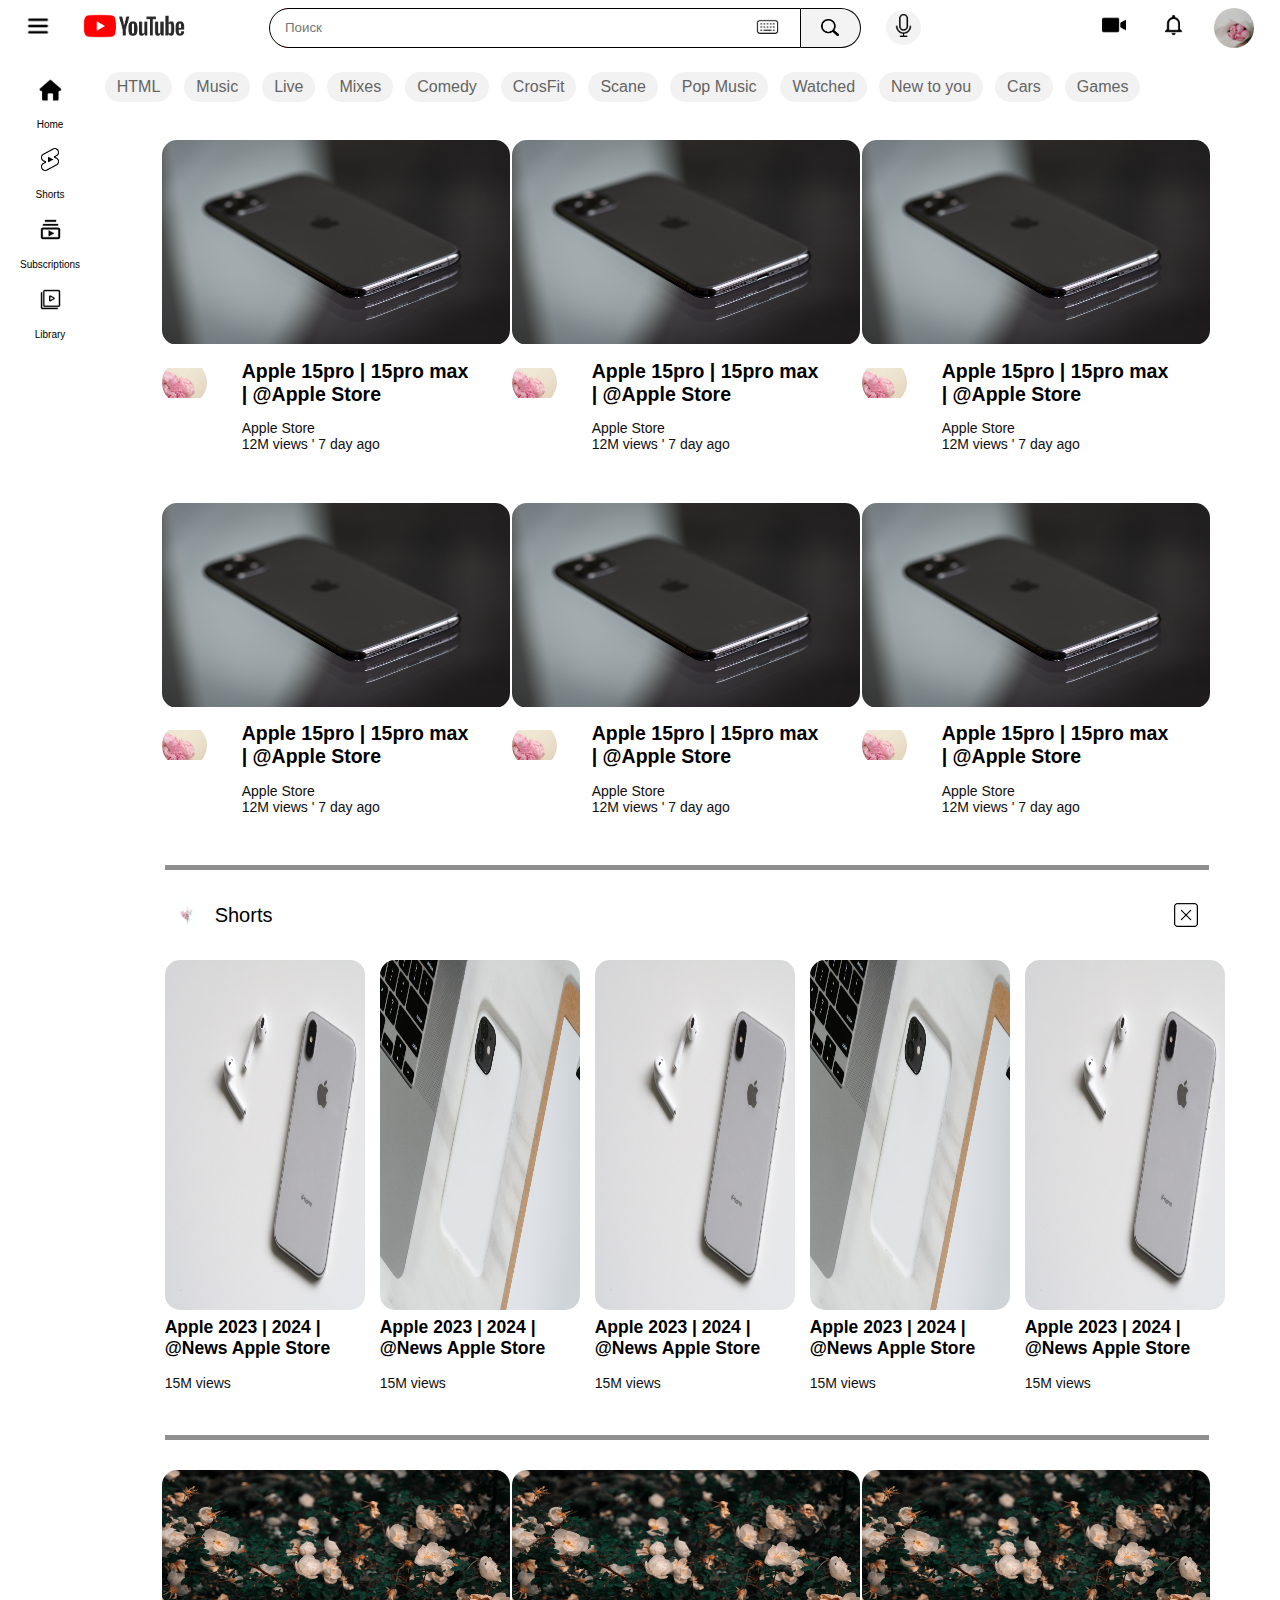
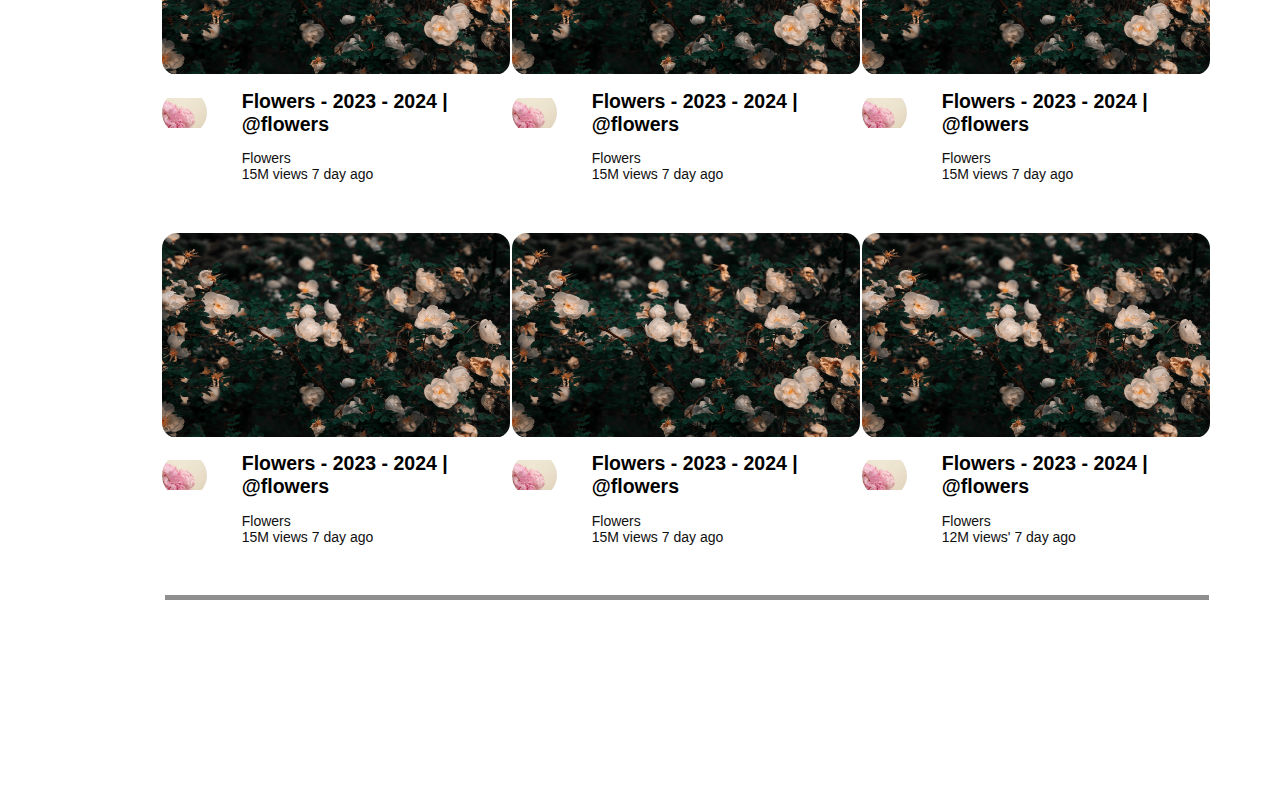
<file: indeks.html>
<!DOCTYPE html>
<html lang="en">

<head>
    <meta charset="UTF-8">
    <meta http-equiv="X-UA-Compatible" content="IE=edge">
    <meta name="viewport" content="width=device-width, initial-scale=1.0">
    <title>Document</title>
    <link rel="stylesheet" href="./styly.css">
</head>

<body>
    <div class="navbar1">
        <div class="navbar">
            <div class="menu">
                <div class="borded">
                    <img class="left" src="./photo/7216128.png" alt="" onclick="leftClose()">
                </div>
            </div>
            <div class="logo">

                <img src="./photo/YouTube-Logo.wine.png" alt="">
            </div>
            <div class="search_wrap">
                <div class="input_wrap">
                    <div class="input">
                        <div class="searchicon1">
                            <img src="./photo/search-icon.png" alt="">
                        </div>
                        <input type="text" placeholder="Поиск">
                        <div class="keybor">
                            <img src="./photo/keyboard_119981.png" alt="">
                        </div>

                    </div>

                    <div class="search">
                        <div class="bord">

                            <img src="./photo/search-icon.png" alt="">
                            <span class="tooltiptext1">Search</span>
                        </div>




                    </div>
                    <div class="mic">
                        <div class="borde">
                            <p class="icon1"><img src="./photo/1082810.png" alt=""></p>
                            <span class="tooltiptext1">Search with voice</span>
                        </div>

                    </div>
                </div>

            </div>

            <div class="akkaunt">
                <div class="div2">
                    <div class="alt">
                        <div class="border">
                            <p class="icon1"><img src="./photo/1160041.png" alt=""></p>
                            <span class="tooltiptext1">Create</span>

                        </div>
                        <div class="border">
                            <p class="icon1"><img src="./photo/bell_outline_icon_139896.png" alt=""></p>
                            <span class="tooltiptext1">Notifications</span>

                        </div>
                    </div>
                    <div class="button">
                        <img class="menu" src="./pexels-valeriia-miller-3392982 (1).jpg" alt="" onclick="openClose()">
                    </div>
                </div>
            </div>
        </div>

        <div class="js">
            <div class="box2">
                <div class="div3">
                    <div class="img">
                        <img src="./pexels-valeriia-miller-3392982 (1).jpg" alt="">
                    </div>
                </div>
                <div class="div4">
                    <h2>Nigina Muxtarjanova</h2>
                    <h3>Nigina@gmail.com</h3>
                    <p>Manage your Google Account</p>
                </div>
            </div>
            <div class="con">
                <div class="box2">
                    <div class="div5">
                        <div class="div6">
                            <img src="./photo/black-avatar-person-icons-user-profile-icon-vector.jpg" alt="">
                        </div>
                        <div class="div7">
                            <p>Your channel</p>
                        </div>
                    </div>
                    <div class="div5">
                        <div class="div6">
                            <img src="./photo/youtube-studio-7521639-7197342.png" alt="">
                        </div>
                        <div class="div7">
                            <p>Youtube Studio</p>
                        </div>
                    </div>
                    <div class="div5">
                        <div class="div6">
                            <img src="./photo/80-804723_png-file-svg-profile-picture-square-icon-transparent.png"
                                alt="">
                        </div>
                        <div class="div8">
                            <p>Switch account</p>
                        </div>
                        <div class="div9">
                            <img src="./photo/32213.png" alt="">
                        </div>
                    </div>
                    <div class="div5">
                        <div class="div6">
                            <img src="./photo/download (2).png" alt="">
                        </div>
                        <div class="div7">
                           
                            <li>
                                <a href="./sign out/index.html">Sign out</a>
                            </li>
                        </div>
                    </div>
                </div>
                <div class="box2">
                    <div class="div5">
                        <div class="div6">
                            <img src="./photo/1194711.png" alt="">
                        </div>
                        <div class="div7">
                            <p>Purcheses and memberships</p>
                        </div>
                    </div>
                    <div class="div5">
                        <div class="div6">
                            <img src="./photo/user-profile-icon_318-33925 (1).avif" alt="">
                        </div>
                        <div class="div7">
                            <p>Your data in YouTube</p>
                        </div>
                    </div>
                </div>
                <div class="box2">

                    <div class="div5">
                        <div class="div6">
                            <img src="./photo/moon-svgrepo-com.svg" alt="">
                        </div>
                        <div class="div8">
                            <p>Switch account</p>
                        </div>
                        <div class="div9">
                            <img src="./photo/32213.png" alt="">
                        </div>
                    </div>
                    <div class="div5">
                        <div class="div6">
                            <img src="./photo/download (3).png" alt="">
                        </div>
                        <div class="div8">
                            <p>Language: English</p>
                        </div>
                        <div class="div9">
                            <img src="./photo/32213.png" alt="">
                        </div>
                    </div>
                    <div class="div5">
                        <div class="div6">
                            <img src="./photo/download (5).png" alt="">
                        </div>
                        <div class="div8">
                            <p>Restricted Mode: Off</p>
                        </div>
                        <div class="div9">
                            <img src="./photo/32213.png" alt="">
                        </div>
                    </div>
                    <div class="div5">
                        <div class="div6">
                            <img src="./photo/keyboard_119981.png" alt="">
                        </div>
                        <div class="div8">
                            <p>Keyboard shortcuts</p>
                        </div>
                        <div class="div9">
                            <img src="./photo/32213.png" alt="">
                        </div>
                    </div>








                </div>
                <div class="box2">
                    <div class="div5">
                        <div class="div6">
                            <img src="./photo/126472.png" alt="">
                        </div>
                        <div class="div7">
                            <p>Settings</p>
                        </div>
                    </div>
                </div>
                <div class="box2">
                    <div class="div5">
                        <div class="div6">
                            <img src="./photo/Help_icon-icons.com_55891.png" alt="">
                        </div>
                        <div class="div7">
                            <p>Help</p>
                        </div>
                    </div>
                    <div class="div5">
                        <div class="div6">
                            <img src="./photo/4808951-200.png" alt="">
                        </div>
                        <div class="div7">
                            <p>Send feedback</p>
                        </div>
                    </div>
                </div>
            </div>
        </div>
        <div class="navbar2">
            <div class="content">
                <div class="chips_wrapper">
                    <div class="chip">
                        <p>All</p>
                    </div>
                    <div class="chip">
                        <p>HTML</p>
                    </div>
                    <!-- <div class="chip">
                        <p>CSS</p>
                    </div> -->
                    <!-- <div class="chip">
                        <p>Javascript</p>
                    </div> -->
                    <div class="chip">
                        <p>Music</p>
                    </div>
                    <div class="chip">
                        <p>Live</p>
                    </div>
                    <div class="chip">
                        <p>Mixes</p>
                    </div>
                    <div class="chip">
                        <p>Comedy</p>
                    </div>
                    <div class="chip">
                        <p>CrosFit</p>
                    </div>
                    <div class="chip">
                        <p>Scane</p>
                    </div>
                    <div class="chip">
                        <p>Pop Music</p>
                    </div>
                    <div class="chip">
                        <p>Watched</p>
                    </div>
                    <div class="chip">
                        <p>New to you</p>
                    </div>
                    <div class="chip">
                        <p>Cars</p>
                    </div>
                    <div class="chip">
                        <p>Games</p>
                    </div>
                </div>
            </div>
        </div>
    </div>
    <div class="left1">
        <div class="remains">
            <div class="div10">
                <div class="div11">
                    <img src="./photo/3574480-200.png" alt="">
                </div>
                <div class="div12">
                    <p>Home</p>
                </div>
            </div>
            <div class="div13">
                <div class="div16">
                    <img src="./photo/YouTube_Shorts_29.png" alt="">
                </div>
                <div class="div17">
                    <p>Shorts</p>
                </div>
            </div>
            <div class="div14">
                <div class="div18">
                    <img src="./photo/free-subscriptions-1781681-1518361.png" alt="">
                </div>
                <div class="div19">
                    <p>Subscriptions</p>
                </div>
            </div>
            <div class="bottom">
                <hr>
            </div>
            <div class="div15">
                <div class="div20">
                    <img src="./photo/8291168.png" alt="">
                </div>
                <div class="div21">
                    <p>Library</p>
                </div>
            </div>
        </div>
        <div class="none">

            <div class="big">
                <div class="img1">
                    <img src="./photo/2961948.png" alt="">
                </div>
                <div class="p1">
                    <p>History</p>
                </div>
            </div>
            <div class="big">
                <div class="img2">
                    <img src="./photo/clock_hour_minute_second_time_timer_watch_icon_123193.png" alt="">
                </div>
                <div class="p2">
                    <p>Watch later</p>
                </div>
            </div>
            <div class="big">
                <div class="img2">
                    <img src="./photo/like-icon-0.png" alt="">
                </div>
                <div class="p1">
                    <p>History</p>
                </div>
            </div>
            <div class="hr">
                <hr>
            </div>
            <div class="p3">
                <p>Explore</p>
            </div>
            <div class="big">
                <div class="img2">
                    <img src="./photo/4361157-200.png" alt="">
                </div>
                <div class="p1">
                    <p>Trending</p>
                </div>
            </div>
            <div class="big">
                <div class="img3">
                    <img src="./photo/23292-200.png" alt="">
                </div>
                <div class="p1">
                    <p>Music</p>
                </div>
            </div>
            <div class="big">
                <div class="img2">
                    <img src="./photo/live-icon-512x376-swbqg3p5.png" alt="">
                </div>
                <div class="p1">
                    <p>Live</p>
                </div>
            </div>
            <div class="big">
                <div class="img2">
                    <img src="./photo/free-youtube-gaming-4627159-3853350.webp" alt="">
                </div>
                <div class="p1">
                    <p>Gaming</p>
                </div>
            </div>
            <div class="big">
                <div class="img2">
                    <img src="./photo/1153028-200.png" alt="">
                </div>
                <div class="p1">
                    <p>News</p>
                </div>
            </div>
            <div class="big">
                <div class="img2">
                    <img src="./photo/110514.png" alt="">
                </div>
                <div class="p1">
                    <p>Sports</p>
                </div>
            </div>
            <div class="big">
                <div class="img2">
                    <img src="./photo/bright-light-bulb.svg" alt="">
                </div>
                <div class="p1">
                    <p>Learning</p>
                </div>
            </div>
            <div class="big">
                <div class="img2">
                    <img src="./photo/4659616.png" alt="">
                </div>
                <div class="p1">
                    <p>Learning</p>
                </div>
            </div>
            <div class="hr">
                <hr>
            </div>
            <div class="p3">
                <p>More from YouTube</p>
            </div>
            <div class="big">
                <div class="img2">
                    <img src="./photo/youtube-kids-new-logo (1).webp" alt="">
                </div>
                <div class="p4">
                    <p>YouTube Kids</p>
                </div>
            </div>
            <div class="hr">
                <hr>
            </div>
            <div class="big">
                <div class="img2">
                    <img src="./photo/126472.png" alt="">
                </div>
                <div class="p1">
                    <p>Setting</p>
                </div>
            </div>
            <div class="big">
                <div class="img2">
                    <img src="./photo/81643.png" alt="">
                </div>
                <div class="p5">
                    <p>Report history</p>
                </div>
            </div>
            <div class="big">
                <div class="img2">
                    <img src="./photo/Help_icon-icons.com_55891.png" alt="">
                </div>
                <div class="p6">
                    <p>Help</p>
                </div>
            </div>
            <div class="big">
                <div class="img2">
                    <img src="./photo/4808951-200.png" alt="">
                </div>
                <div class="p5">
                    <p>Send feedback</p>
                </div>
            </div>
            <div class="hr">
                <hr>
            </div>
            <div class="big1">
                <p>About Press Copyright Contact us Creators Advertise Developers</p>
            </div>
            <div class="big1">
                <p>Terms Privacy Policy Safety How YouTube & works Test new features</p>
            </div>
        </div>

    </div>
    <div class="container">
        <div class="container1">
            <div class="container2">
                <div class="container3">
                    <div class="box">
                        <div class="img4">
                            <img src="./pexels-torsten-dettlaff-3623358.jpg" alt="">
                        </div>
                        <div class="coment">
                            <div class="logoon">
                                <div class="logo1">
                                    <img src="./istockphoto-861539574-612x612.jpg" alt="">
                                </div>
                            </div>
                            <div class="mavzu">
                                <div class="mavzu1">
                                    <h2>Apple 15pro | 15pro max | @Apple Store</h2>
                                </div>
                                <div class="mavzu2">
                                    <p>Apple Store</p>
                                    <p>12M views ' 7 day ago</p>
                                </div>
                            </div>
                            <div class="nuqta3">
                                <img src="./photo/7066144.png" alt="">
                            </div>

                        </div>
                    </div>
                    <div class="box">
                        <div class="img4">
                            <img src="./pexels-torsten-dettlaff-3623358.jpg" alt="">
                        </div>
                        <div class="coment">
                            <div class="logoon">
                                <div class="logo1">
                                    <img src="./istockphoto-861539574-612x612.jpg" alt="">
                                </div>
                            </div>
                            <div class="mavzu">
                                <div class="mavzu1">
                                    <h2>Apple 15pro | 15pro max | @Apple Store</h2>
                                </div>
                                <div class="mavzu2">
                                    <p>Apple Store</p>
                                    <p>12M views ' 7 day ago</p>
                                </div>
                            </div>
                            <div class="nuqta3">
                                <img src="./photo/7066144.png" alt="">
                            </div>

                        </div>
                    </div>
                    <div class="box">
                        <div class="img4">
                            <img src="./pexels-torsten-dettlaff-3623358.jpg" alt="">
                        </div>
                        <div class="coment">
                            <div class="logoon">
                                <div class="logo1">
                                    <img src="./istockphoto-861539574-612x612.jpg" alt="">
                                </div>
                            </div>
                            <div class="mavzu">
                                <div class="mavzu1">
                                    <h2>Apple 15pro | 15pro max | @Apple Store</h2>
                                </div>
                                <div class="mavzu2">
                                    <p>Apple Store</p>
                                    <p>12M views ' 7 day ago</p>
                                </div>
                            </div>
                            <div class="nuqta3">
                                <img src="./photo/7066144.png" alt="">
                            </div>

                        </div>
                    </div>
                    <div class="box">
                        <div class="img4">
                            <img src="./pexels-torsten-dettlaff-3623358.jpg" alt="">
                        </div>
                        <div class="coment">
                            <div class="logoon">
                                <div class="logo1">
                                    <img src="./istockphoto-861539574-612x612.jpg" alt="">
                                </div>
                            </div>
                            <div class="mavzu">
                                <div class="mavzu1">
                                    <h2>Apple 15pro | 15pro max | @Apple Store</h2>
                                </div>
                                <div class="mavzu2">
                                    <p>Apple Store</p>
                                    <p>12M views ' 7 day ago</p>
                                </div>
                            </div>
                            <div class="nuqta3">
                                <img src="./photo/7066144.png" alt="">
                            </div>

                        </div>
                    </div>
                    <div class="box">
                        <div class="img4">
                            <img src="./pexels-torsten-dettlaff-3623358.jpg" alt="">
                        </div>
                        <div class="coment">
                            <div class="logoon">
                                <div class="logo1">
                                    <img src="./istockphoto-861539574-612x612.jpg" alt="">
                                </div>
                            </div>
                            <div class="mavzu">
                                <div class="mavzu1">
                                    <h2>Apple 15pro | 15pro max | @Apple Store</h2>
                                </div>
                                <div class="mavzu2">
                                    <p>Apple Store</p>
                                    <p>12M views ' 7 day ago</p>
                                </div>
                            </div>
                            <div class="nuqta3">
                                <img src="./photo/7066144.png" alt="">
                            </div>

                        </div>
                    </div>
                    <div class="box">
                        <div class="img4">
                            <img src="./pexels-torsten-dettlaff-3623358.jpg" alt="">
                        </div>
                        <div class="coment">
                            <div class="logoon">
                                <div class="logo1">
                                    <img src="./istockphoto-861539574-612x612.jpg" alt="">
                                </div>
                            </div>
                            <div class="mavzu">
                                <div class="mavzu1">
                                    <h2>Apple 15pro | 15pro max | @Apple Store</h2>
                                </div>
                                <div class="mavzu2">
                                    <p>Apple Store</p>
                                    <p>12M views ' 7 day ago</p>
                                </div>
                            </div>
                            <div class="nuqta3">
                                <img src="./photo/7066144.png" alt="">
                            </div>

                        </div>
                    </div>
                </div>
                <div class="container4">
                    <div class="shorts">
                        <div class="shorts1">
                            <div class="shortsimg">
                                <img src="./pexels-evie-shaffer-2395251.jpg" alt="">
                            </div>
                            <div class="shorts2">
                                <p>Shorts</p>

                            </div>
                        </div>
                        <div class="shorts3">
                            <div class="border">

                                <img src="./photo/icons8-x-button-50.png" alt="">
                                <span class="tooltiptext1">Notifications</span>

                            </div>
                        </div>

                    </div>
                    <div class="shortsvid">
                    <div class="box1">
                        <div class="img5">
                            <img src="./pexels-jess-bailey-designs-788946.jpg" alt="">
                        </div>
                        <div class="coment1">

                            <div class="mavzu3">
                                <div class="mavzu4">
                                    <h3>Apple 2023 | 2024 | @News Apple Store</h3>
                                </div>
                                <div class="mavzu5">
                                    <p>15M views </p>
                                </div>
                            </div>
                        </div>
                    </div>
                    <div class="box1">
                        <div class="img5">
                            <img src="./pexels-mart-production-8217357.jpg" alt="">
                        </div>
                        <div class="coment1">

                            <div class="mavzu3">
                                <div class="mavzu4">
                                    <h3>Apple 2023 | 2024 | @News Apple Store</h3>
                                </div>
                                <div class="mavzu5">
                                    <p>15M views </p>
                                </div>
                            </div>
                        </div>
                    </div>
                    <div class="box1">
                        <div class="img5">
                            <img src="./pexels-jess-bailey-designs-788946.jpg" alt="">
                        </div>
                        <div class="coment1">

                            <div class="mavzu3">
                                <div class="mavzu4">
                                    <h3>Apple 2023 | 2024 | @News Apple Store</h3>
                                </div>
                                <div class="mavzu5">
                                    <p>15M views </p>
                                </div>
                            </div>
                        </div>
                    </div>
                    <div class="box1">
                        <div class="img5">
                            <img src="./pexels-mart-production-8217357.jpg" alt="">
                        </div>
                        <div class="coment1">

                            <div class="mavzu3">
                                <div class="mavzu4">
                                    <h3>Apple 2023 | 2024 | @News Apple Store</h3>
                                </div>
                                <div class="mavzu5">
                                    <p>15M views </p>
                                </div>
                            </div>
                        </div>
                    </div>
                    <div class="box1">
                        <div class="img5">
                            <img src="./pexels-jess-bailey-designs-788946.jpg" alt="">
                        </div>
                        <div class="coment1">

                            <div class="mavzu3">
                                <div class="mavzu4">
                                    <h3>Apple 2023 | 2024 | @News Apple Store</h3>
                                </div>
                                <div class="mavzu5">
                                    <p>15M views </p>
                                </div>
                            </div>
                        </div>
                    </div>
                    
                    </div>
                </div>
                <div class="container3">
                    <div class="box">
                        <div class="img4">
                            <img src="./pexels-irina-iriser-943905.jpg" alt="">
                        </div>
                        <div class="coment">
                            <div class="logoon">
                                <div class="logo1">
                                    <img src="./istockphoto-861539574-612x612.jpg" alt="">
                                </div>
                            </div>
                            <div class="mavzu">
                                <div class="mavzu1">
                                    <h2>Flowers - 2023 - 2024 | @flowers</h2>
                                </div>
                                <div class="mavzu2">
                                    <p>Flowers</p>
                                    <p>15M views 7 day ago</p>
                                </div>
                            </div>
                            <div class="nuqta3">
                                <img src="./pexels-dastan-khdir-16815489.jpg" alt="">
                            </div>

                        </div>
                    </div>
                    <div class="box">
                        <div class="img4">
                            <img src="./pexels-irina-iriser-943905.jpg" alt="">
                        </div>
                        <div class="coment">
                            <div class="logoon">
                                <div class="logo1">
                                    <img src="./istockphoto-861539574-612x612.jpg" alt="">
                                </div>
                            </div>
                            <div class="mavzu">
                                <div class="mavzu1">
                                    <h2>Flowers - 2023 - 2024 | @flowers</h2>
                                </div>
                                <div class="mavzu2">
                                    <p>Flowers</p>
                                    <p>15M views 7 day ago</p>
                                </div>
                            </div>
                            <div class="nuqta3">
                                <img src="./photo/7066144.png" alt="">
                            </div>

                        </div>
                    </div>
                    <div class="box">
                        <div class="img4">
                            <img src="./pexels-irina-iriser-943905.jpg" alt="">
                        </div>
                        <div class="coment">
                            <div class="logoon">
                                <div class="logo1">
                                    <img src="./istockphoto-861539574-612x612.jpg" alt="">
                                </div>
                            </div>
                            <div class="mavzu">
                                <div class="mavzu1">
                                    <h2>Flowers - 2023 - 2024 | @flowers</h2>
                                </div>
                                <div class="mavzu2">
                                    <p>Flowers</p>
                                    <p>15M views 7 day ago</p>
                                </div>
                            </div>
                            <div class="nuqta3">
                                <img src="./photo/7066144.png" alt="">
                            </div>

                        </div>
                    </div>
                    <div class="box">
                        <div class="img4">
                            <img src="./pexels-irina-iriser-943905.jpg" alt="">
                        </div>
                        <div class="coment">
                            <div class="logoon">
                                <div class="logo1">
                                    <img src="./istockphoto-861539574-612x612.jpg" alt="">
                                </div>
                            </div>
                            <div class="mavzu">
                                <div class="mavzu1">
                                    <h2>Flowers - 2023 - 2024 | @flowers</h2>
                                </div>
                                <div class="mavzu2">
                                    <p>Flowers</p>
                                    <p>15M views 7 day ago</p>
                                </div>
                            </div>
                            <div class="nuqta3">
                                <img src="./photo/7066144.png" alt="">
                            </div>

                        </div>
                    </div>
                    <div class="box">
                        <div class="img4">
                            <img src="./pexels-irina-iriser-943905.jpg" alt="">
                        </div>
                        <div class="coment">
                            <div class="logoon">
                                <div class="logo1">
                                    <img src="./istockphoto-861539574-612x612.jpg" alt="">
                                </div>
                            </div>
                            <div class="mavzu">
                                <div class="mavzu1">
                                    <h2>Flowers - 2023 - 2024 | @flowers</h2>
                                </div>
                                <div class="mavzu2">
                                    <p>Flowers</p>
                                    <p>15M views 7 day ago</p>
                                </div>
                            </div>
                            <div class="nuqta3">
                                <img src="./photo/7066144.png" alt="">
                            </div>

                        </div>
                    </div>
                    <div class="box">
                        <div class="img4">
                            <img src="./pexels-irina-iriser-943905.jpg" alt="">
                        </div>
                        <div class="coment">
                            <div class="logoon">
                                <div class="logo1">
                                    <img src="./istockphoto-861539574-612x612.jpg" alt="">
                                </div>
                            </div>
                            <div class="mavzu">
                                <div class="mavzu1">
                                    <h2>Flowers - 2023 - 2024 | @flowers</h2>
                                </div>
                                <div class="mavzu2">
                                    <p>Flowers</p>
                                    <p>12M views' 7 day ago</p>
                                </div>
                            </div>
                            <div class="nuqta3">
                                <img src="./pexels-irina-iriser-943905.jpg" alt="">
                            </div>

                        </div>
                    </div>
                </div>
            </div>
        </div>
    </div>
    <script src="./app.js"></script>
</body>

</html>
</file>
<file: styly.css>
* {
    margin: 0;
    padding: 0;
    box-sizing: border-box;
    font-family: sans-serif;
}

.navbar1 {
    width: 100%;
    height: 140px;
    display: flex;
    flex-direction: column;
position: fixed;
background-color: #fff;
}

.navbar {
    width: 100%;
    height: 60px;
    display: flex;

}

.navbar2 {
    width: 100%;
    height: 80px;
    display: flex;
    justify-content: right;
}

.menu {
    width: 6%;
    height: 52px;
    display: flex;
    align-items: center;
    justify-content: center;

}

.borded img {
    width: 30px;

}

.borded {
    width: 40px;
    height: 40px;
    display: flex;
    align-items: center;
    justify-content: center;
    border-radius: 40px;
}

.borded:hover {
    width: 40px;
    height: 40px;
    background-color: rgba(47, 47, 47, 0.182);
    display: flex;
    align-items: center;
    justify-content: center;
    border-radius: 40px;
}

.logo {
    width: 8.9%;
    height: 52px;
    display: flex;
    align-items: center;
    justify-content: center;

}

.logo img {
    width: 130px;

}

.icon1 {
    font-size: 19px;
    color: #1a1a1a;
}

.tooltiptext1 {
    visibility: hidden;
    background-color: #0a0a0a6a;
    color: #fff;
    text-align: center;
    padding: 10px 0;
    border-radius: 6px;
    position: absolute;
    padding: 10px 10px;
    z-index: 1;
    font-size: 13px;
    margin-top: 109px;
}

.border:hover .tooltiptext1 {
    visibility: visible;
}

.border {
    width: 35px;
    height: 35px;
    display: flex;
    align-items: center;
    justify-content: center;
    border-radius: 40px;
}

.border:hover {
    width: 35px;
    height: 35px;
    background-color: rgb(233, 233, 233);

    display: flex;
    align-items: center;
    justify-content: center;
    border-radius: 40px;
}

.akkaunt {
    width: 319px;
    height: 55px;
    display: flex;
    align-items: center;
    justify-content: right;
    padding-left: 20px;
    padding-right: 20px;

}

.div2 {
    width: 180px;
    display: flex;
    align-items: center;
    justify-content: space-around;


}

.alt {
    width: 120px;
    display: flex;
    align-items: center;
    justify-content: space-around;


}

.border img {
    width: 24px;


}

.button {
    width: 40px;
    height: 40px;
    border-radius: 80px;
    display: flex;
    align-items: center;
    justify-content: center;
    overflow: hidden;
}

.button img {
    width: 46px;

}


.js {
    width: 330px;
    height: 97vh;
    background-color: white;
    transform: translateX(-1000px);
    transition: 0.01s;
    position: absolute;
    border-radius: 14px;
    overflow: hidden;
    margin-top: 10px;
    padding-top: 10px;
    box-shadow: rgba(45, 45, 45, 0.229) 0px 20px 80px;
}


.con {
    width: 100%;
    height: calc(720px - 160px);
    overflow-y: scroll;

}
.con::-webkit-scrollbar {
    width: 8px;
}

/* Track */
.con::-webkit-scrollbar-track {
    background: white;
}

/* Handle */
.con::-webkit-scrollbar-thumb {
    background: transparent;
}

.con:hover::-webkit-scrollbar-thumb {
    background: rgb(159, 159, 159);
}

/* Handle on hover */
.con::-webkit-scrollbar-thumb:hover {
    background: rgb(159, 159, 159);
}

.con::-webkit-scrollbar {
    height: 8px;
    /* display: none; */
}

.box2:nth-child(1) {
    width: 100%;
    height: 100px;
    border-bottom: 1px solid black;
    display: flex;
}

.div3 {
    width: 25%;
    height: 100%;
    padding: 10px;
    padding-left: 10px;
}

.img {
    width: 50px;
    height: 50px;
    display: flex;
    align-items: center;
    justify-content: center;
    border-radius: 60px;
    overflow: hidden;
}

.img img {
    width: 50px;
}

.div4 {
    width: 75%;
    height: 100%;
    padding-top: 15px;
}

.div4 h2 {
    font-size: 17px;
    font-weight: 500;
}

.div4 h3 {
    font-size: 17px;
    font-weight: 500;

}

.div4 p {
    margin-top: 10px;
    font-size: 16px;
    color: rgb(0, 51, 255);

}

.con .box2:nth-child(1) {
    width: 100%;
    height: 180px;
    border-bottom: 1px solid black;
    display: flex;
    flex-direction: column;
    justify-content: center;
    align-items: center;
}

.div5 {
    width: 100%;
    height: 40px;
    display: flex;
}

.div5:hover {
    background-color: rgba(128, 128, 128, 0.136);

}

.div6 {
    width: 20%;
    height: 45px;
    display: flex;
    align-items: center;
    justify-content: center;

}

.div6 img {
    width: 23px;
}

.div7 {
    width: 80%;
    height: 45px;
    display: flex;
    align-items: center;
list-style: none;
}
.div7 li a{
    text-decoration: none;
    color: black;
}

.div8 {
    width: 60%;
    height: 45px;
    display: flex;
    align-items: center;

}

.div9 {
    width: 20%;
    height: 45px;
    display: flex;
    align-items: center;
    justify-content: center;

}

.div9 img {
    width: 13px;
}

.con .box2:nth-child(2) {
    width: 100%;
    height: 90px;
    border-bottom: 1px solid black;
    display: flex;
    flex-direction: column;
    justify-content: center;
    align-items: center;
}

.con .box2:nth-child(3) {
    width: 100%;
    height: 180px;
    border-bottom: 1px solid black;
    display: flex;
    flex-direction: column;
    justify-content: center;
    align-items: center;
}

.con .box2:nth-child(4) {
    width: 100%;
    height: 60px;
    border-bottom: 1px solid black;
    display: flex;
    flex-direction: column;
    justify-content: center;
    align-items: center;
}

.con .box2:nth-child(5) {
    width: 100%;
    height: 130px;
    display: flex;
    flex-direction: column;
    align-items: center;
}

.content {
    width: 1235px;
    height: 75px;
    overflow-x: scroll;

}
.content::-webkit-scrollbar {
    width: 8px;
}

/* Track */
.content::-webkit-scrollbar-track {
    background: white;
}

/* Handle */
.content::-webkit-scrollbar-thumb {
    background: transparent;
}

.content:hover::-webkit-scrollbar-thumb {
    background: rgb(159, 159, 159);
}

/* Handle on hover */
.content::-webkit-scrollbar-thumb:hover {
    background: rgb(159, 159, 159);
}

.content::-webkit-scrollbar {
    height: 8px;
    /* display: none; */
}
.chips_wrapper {

    background-color: white;
    display: flex;

}

.chips_wrapper::-webkit-scrollbar {
    height: 0px;
}

.chip:nth-child(1) {
    margin: 12px 6px;
    background-color: #0f0f0f;
    padding: 6px 12px;
    border: none;
    border-radius: 16px;
    white-space: nowrap;
    cursor: pointer;
    color: #fff;

    /* transition: 0.5s; */
}
.chip:nth-child(1):hover{
    background-color: #0f0f0f;

}
.chip {
    margin: 12px 6px;
    background-color: #f2f2f2;
    padding: 6px 12px;
    border: none;
    border-radius: 16px;
    white-space: nowrap;
    cursor: pointer;
    color: #646464;
    /* transition: 0.5s; */
    
}
.chip:hover{
    background-color: rgba(7, 7, 7, 0.16);

}





.search_wrap {
    width: 60.1%;
    height: 55px;
    display: flex;
    align-items: center;
    justify-content: right;

}

.input_wrap {
    width: 730px;
    height: 50px;
    display: flex;
    align-items: center;
    justify-content: center;
}

.input {
    width: 532px;
    height: 40px;
    display: flex;
    align-items: center;
    border-radius: 30px 0px 0px 30px;
    border: 1px solid black;
background-color: white;
}
.searchicon1 {
    height: 40px;
    width: 55px;
    position: absolute;
    border: 2px solid red;
    display: flex;
    align-items: center;
    justify-content: center;
    /* overflow: hidden; */
    border-radius: 30px 0 0 30px;
    z-index: -1;

}
.searchicon1 img{
    width: 20px;

}
.input input{
    width: 510px;
    height: 30px;
    transform: translate(15px);
    border: none;
     Outline:none;   
     background-color: rgba(255, 255, 255, 0);
  cursor: pointer;

}
.keybor {
    width: 0px;
    height: 30px;
    display: flex;
    align-items: center;
    justify-content: right;

}
.keybor img{
    width: 25px;
}
.input:focus-within {
    height: 40px;
    border: 1px solid black;

}

.input_wrap:focus-within .searchicon1 {
    transform: translateX(-39px);
    z-index: 2;
    background: white;
    border: 1px solid black;
    border-right: white;
}
.search{
    width: 60px;
    height: 40px;
    border: 0.5px solid black;
    display: flex;
    align-items: center;
    justify-content: center;
    border-radius: 0px 30px 30px 0px ;
border-left: none;
}
.bord{
    width: 60px;
    height: 40px;
    display: flex;
    align-items: center;
    justify-content: center;
    border-radius: 0px 30px 30px 0px ;
    background-color: rgba(69, 69, 69, 0.063);

}

.bord:hover {
  
    background-color: rgba(7, 7, 7, 0.16);

    display: flex;
    align-items: center;
    justify-content: center;
}
.bord img{
    width: 18px;

}
.mic{
    width: 60px;
    height: 40px;
    display: flex;
    align-items: center;
    justify-content: right;

}
.borde img{
    width: 23px;
}
.borde {
    width: 35px;
    height: 35px;
    display: flex;
    align-items: center;
    justify-content: center;
    border-radius: 40px;
    background-color: rgba(69, 69, 69, 0.063);


}

.borde:hover {
    width: 35px;
    height: 35px;
    background-color: rgba(7, 7, 7, 0.16);

    display: flex;
    align-items: center;
    justify-content: center;
    border-radius: 40px;
}
.borde .icon1 {
    font-size: 19px;
    color: #1a1a1a;
}

.borde .tooltiptext1 {
    visibility: hidden;
    background-color: #0a0a0a6a;
    color: #fff;
    text-align: center;
    padding: 10px 0;
    border-radius: 6px;
    position: absolute;
    padding: 10px 10px;
    z-index: 1;
    font-size: 13px;
    margin-top: 109px;
}

.borde:hover .tooltiptext1 {
    visibility: visible;
}
.left1 {
    width: 100px;
    height: 90vh;
    background-color: #fff;
position: fixed;
margin-top: 150px;
    /* position: absolute; */
    transform: translateY(-78px);
    overflow-y: none;

}
/* width */
.left1::-webkit-scrollbar {
    width: 8px;
}

/* Track */
.left1::-webkit-scrollbar-track {
    background: white;
}

/* Handle */
.left1::-webkit-scrollbar-thumb {
    background: transparent;
}

.left1:hover::-webkit-scrollbar-thumb {
    background: #888;
}

/* Handle on hover */
.left1::-webkit-scrollbar-thumb:hover {
    background: #555;
}
.remains{
    width: 100%;
    height: 300px;
    display: flex;
    flex-direction: column;
    align-items: center;
}

.div10 {
    width: 90px;
    height: 70px;
   
    border-radius: 10px;
}

.div10:hover {
    background-color: rgba(3, 3, 3, 0.138);

}
.div13 {
    width: 90px;
    height: 70px;
   
    border-radius: 10px;
}

.div13:hover {
    background-color: rgba(3, 3, 3, 0.138);



}
.div14 {
    width: 90px;
    height: 70px;
   
    border-radius: 10px;
}

.div14:hover {
    background-color: rgba(3, 3, 3, 0.138);


}
.div15 {
    width: 90px;
    height: 70px;
   
    border-radius: 10px;
}

.div15:hover {
    background-color: rgba(3, 3, 3, 0.138);



}

.div11 {
    width: 100%;
    height: 35px;
    display: flex;
    align-items: center;
    justify-content: center;
}

.div11 img {
    width: 40px;
}
.div16 {
    width: 100%;
    height: 35px;
    display: flex;
    align-items: center;
    justify-content: center;
}
.div16 img {
    width: 18px;
}
.div18 {
    width: 100%;
    height: 35px;
    display: flex;
    align-items: center;
    justify-content: center;
}
.div18 img {
    width: 23px;
}
.div20 {
    width: 100%;
    height: 35px;
    display: flex;
    align-items: center;
    justify-content: center;
}
.div20 img {
    width: 23px;
}




.div12 {
    width: 100%;
    height: 35px;
    display: flex;
    align-items: center;
    justify-content: center;
font-size: 10px;
font-weight: 500;

}
.div17 {
    width: 100%;
    height: 35px;
    display: flex;
    align-items: center;
    justify-content: center;
font-size: 10px;
font-weight: 500;

}
.div19 {
    width: 100%;
    height: 35px;
    display: flex;
    align-items: center;
    justify-content: center;
font-size: 10px;
font-weight: 500;
}
.div21 {
    width: 100%;
    height: 35px;
    display: flex;
    align-items: center;
    justify-content: center;
font-size: 10px;
font-weight: 500;

}
.bottom {
    width: 90px;
    height: 10px;
    display: none;
    flex-direction: column;
    justify-content: center;
    border-radius: 10px;
}
.none{
    width: 100%;
    height: 900px;
    display: none;
    flex-direction: column;
    align-items: center;
}

.big {
    width: 210px;
    height: 40px;
   display: flex;
    border-radius: 10px;
}

.big:hover {
    background-color: rgba(3, 3, 3, 0.138);



}
.p1 {
    width: 40%;
    height: 35px;
    display: flex;
    align-items: center;
font-size: 15px;
font-weight: 500;

}
.p4 {
    width: 60%;
    height: 35px;
    display: flex;
    align-items: center;
font-size: 15px;
font-weight: 500;

}
.p5 {
    width: 67%;
    height: 35px;
    display: flex;
    align-items: center;
font-size: 15px;
font-weight: 500;

}
.p6 {
    width: 33%;
    height: 35px;
    display: flex;
    align-items: center;
font-size: 15px;
font-weight: 500;

}
.p2 {
    width: 52%;
    height: 35px;
    display: flex;
    align-items: center;
font-size: 15px;
font-weight: 500;

}
.img1 {
    width: 30%;
    height: 35px;
    display: flex;
    align-items: center;
    padding-left: 10px;
}
.img1 img {
    width: 22px;
}
.img2 {
    width: 30%;
    height: 35px;
    display: flex;
    align-items: center;
    padding-left: 10px;

}
.img2 img {
    width: 25px;
}
.hr {
    width: 100%;
    height: 20px;
    display: flex;
    flex-direction: column;
    justify-content: center;
    border-radius: 10px;
}
.p3 {
    width: 100%;
    height: 40px;
    display: flex;
    align-items: center;
    border-radius: 10px;
    padding-left: 28px;
    font-weight: 500;
    font-size: 19px;
}
.img3 {
    width: 30%;
    height: 35px;
    display: flex;
    align-items: center;
    padding-left: 10px;
    
}
.img3 img {
    width: 37px;
}
.big1 {
    width: 200px;
    height: 80px;
   display: flex;
   align-items: center;
    border-radius: 10px;
    font-size: 14px;
    font-weight: 500;
}

.container{
    width: 100%;
    height: 2250px;
    display: flex;
    align-items: center;
    justify-content: right;
}
.container1{
    width: 92.7%;
    height: 2250px;
margin-top: 280px;
    /* padding-right: 150px; */
    display: flex;
  justify-content: center;

}
.container2{
    width: 88%;
    height: 720px;

    /* padding-right: 150px; */
    /* display: grid;
    grid-template-columns: repeat(3, 1fr);
    justify-content: center; */

}
.container3{
    width: 100%;
    height: 730px;

    /* padding-right: 150px; */
    display: grid;
    grid-template-columns: repeat(3, 1fr);
    justify-content: center;
    border-bottom: 5px solid rgb(144, 143, 143);


}


.box{
    width: 350px;
    height: 350px;

}
.img4{
    width: 348px;
    height: 205px;
    border-radius: 15px;
    overflow: hidden;
    transition: 0.5s;
}
.img4 img{
    width: 349px;
    height: 204px;
}
.box:hover .img4{
    border-radius: 0px;
}
.coment{
    width: 347px;
    height: 150px;
    display: flex;
}
.logoon{
    width: 80px;
    height: 150px;
    padding-top: 15px;
}
.logo1{
    width: 45px;
    height: 45px;
    border-radius: 50px;
    overflow: hidden;
    display: flex;
    align-items: center;
    justify-content: center;
}
.logo1 img{
    width: 45px;
}
.mavzu{
    width: 235px;
    height: 150px;
}
.mavzu1{
    width: 235px;
    height: 75px;
    display: flex;
    align-items: center;
    font-size: 13px;
    font-weight: 100;
}
.mavzu2{
    width: 235px;
    height: 70px;
    font-weight: 500;
    font-size: 14px;
    color: rgb(15, 15, 15);
}
.nuqta3{
    width: 28px;
    height: 145px;
    display: none;
   padding-top: 15px;
   padding-left: 10px;
    font-size: 13px;
    font-weight: 100;
}
.coment:hover .nuqta3{
    display: flex;
}
.nuqta3 img{
    width: 20px;
    height: 20px;
}
.container4{
    width: 100%;
    height:600px;

    /* padding-right: 150px; */
    

}
.shorts{
    width: 100%;
    height: 90px;
    display: flex;
    align-items: center;
    justify-content: space-between;
}
.shorts1{
    width: 160px;
    height: 50px;
    display: flex;
    align-items: center;
    font-size: 20px;
    font-weight: 500;
}
.shortsimg{
    width: 50px;
    height: 50px;
    padding-left: 10px;
    display: flex;
    align-items: center;
}
.shortsimg img{
    width: 23px;
}
.shorts2{
    width: 100px;
    height: 50px;
    display: flex;
    align-items: center;
    font-size: 20px;
    font-weight: 500;
}
.shorts3{
    width: 50px;
    height: 50px;
    padding-left: 10px;
    display: flex;
    align-items: center;
}
.shorts3 img{
    width: 28px;
}
.shortsvid{
    width: 100%;
    height: 480px;
    display: grid;
    grid-template-columns: repeat(5, 1fr);
    border-bottom: 5px solid rgb(144, 143, 143);

    /* align-items: center; */
    /* justify-content: space-between; */
}
.box1{
    width: 215px;
    height: 460px;
}
.img5{
    width: 200px;
    height: 350px;
    border-radius: 15px;
    overflow: hidden;
    transition: 0.5s;
}
.img5 img{
    width: 200px;
    height: 350px;
}
/* .box1:hover .img5{
    border-radius: 0px;
} */
.coment1{
    width: 203px;
    height: 100px;
    display: flex;

}

.mavzu3{
    width: 202px;
    height: 100px;
    /* border: 2px solid black; */

}
.mavzu4{
    width: 202px;
    height: 55px;
    display: flex;
    align-items: center;
    font-size: 15px;
    font-weight: 00;
    /* border: 2px solid black; */

}   
.mavzu5{
    width: 201px;
    height: 35px;
    font-weight: 500;
    font-size: 14px;
    display: flex;
    align-items: center;
    color: rgb(15, 15, 15);
    /* border: 2px solid black; */

}
</file>
